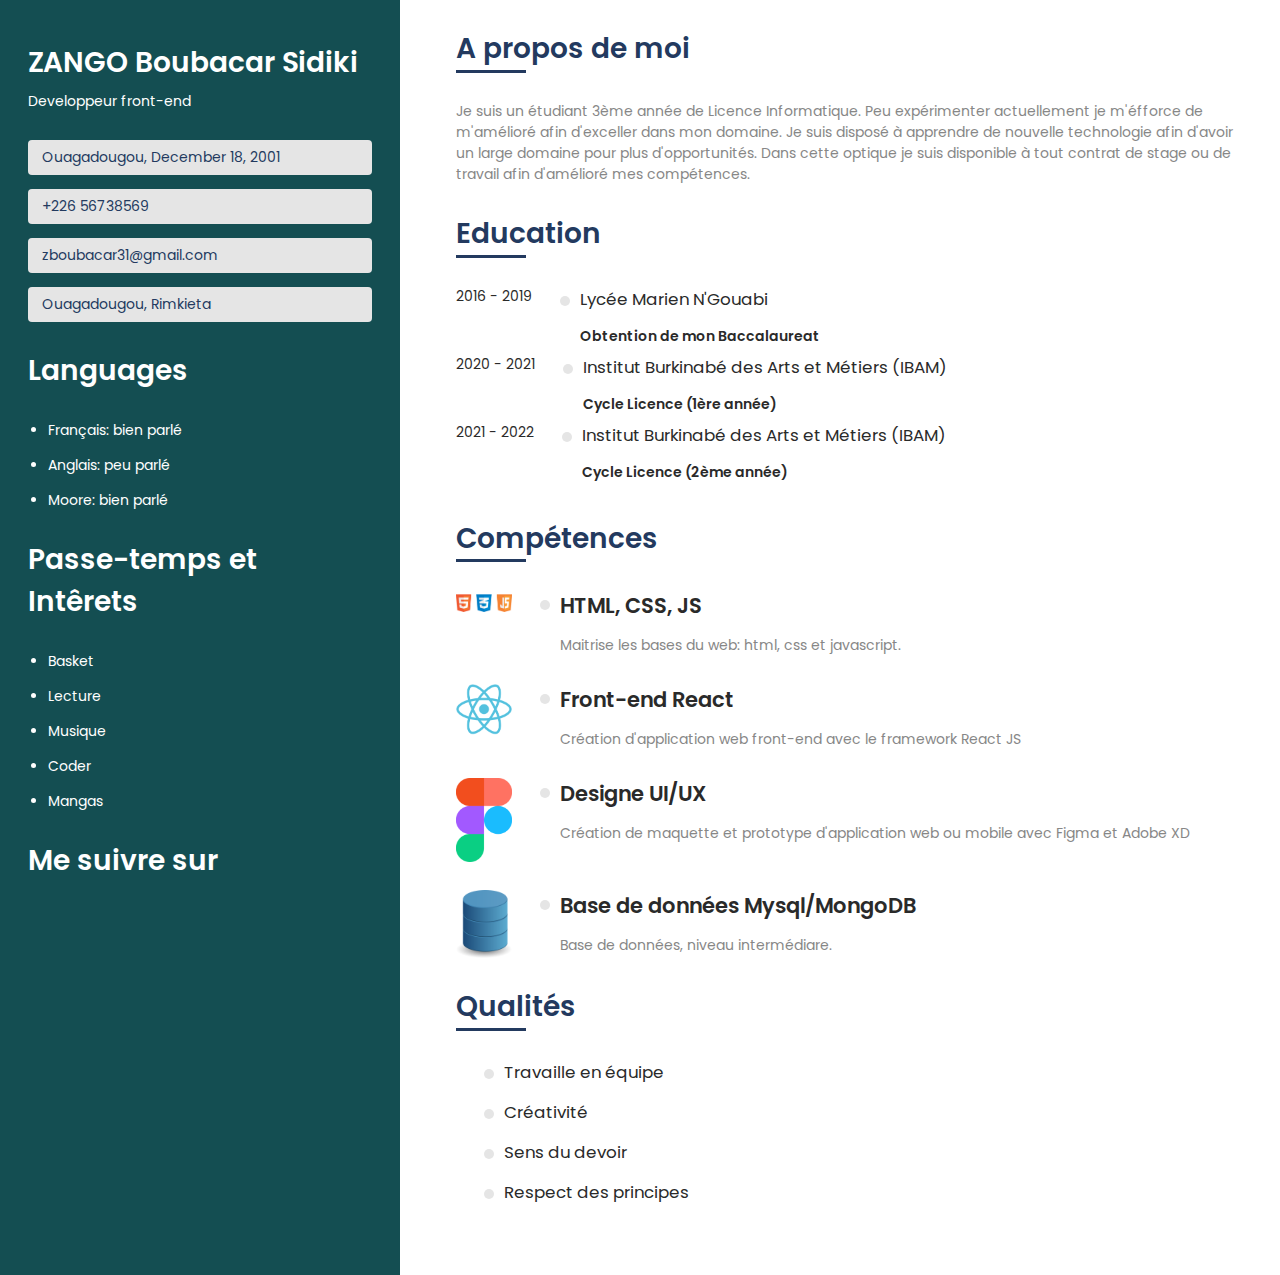
<file: CV/index.html>
<html lang="en">
<head>
    <meta charset="UTF-8">
    <meta http-equiv="X-UA-Compatible" content="IE=edge">
    <meta name="viewport" content="width=device-width, initial-scale=1.0">
    <title>CV bootsrap</title>
    <!-- Font Google -->
    <link rel="preconnect" href="https://fonts.googleapis.com">
    <link rel="preconnect" href="https://fonts.gstatic.com" crossorigin>
    <link href="https://fonts.googleapis.com/css2?family=Poppins:wght@400;600;700&display=swap" rel="stylesheet">
    <!-- Font LineAwesome -->
    <link rel="stylesheet"
        href="https://maxst.icons8.com/vue-static/landings/line-awesome/line-awesome/1.3.0/css/line-awesome.min.css">
    <!-- My Style -->

    <link rel="stylesheet" href="style.css">
</head>
<body>
    <div class="box-cv-wrapper">
        <div class="box-sidebar">
            
            <div class="userinfo">
                <div class="username">ZANGO Boubacar Sidiki</div>
                <div class="post">Developpeur front-end</div>
            </div>
            <div class="contact-info">
                <div class="item">
                    Ouagadougou, December 18, 2001
                </div>
                <div class="item">
                    +226 56738569
                </div>
                <div class="item">
                    zboubacar31@gmail.com
                </div>
                <div class="item">
                    Ouagadougou, Rimkieta
                </div>
            </div>
            <div class="box">
                <div class="main-title">Languages</div>
                <ul class="list">
                    <li>Français: bien parlé</li>
                    <li>Anglais: peu parlé</li>
                    <li>Moore: bien parlé</li>
                </ul>
            </div>
            <div class="box">
                <div class="main-title">Passe-temps et Intêrets</div>
                <ul class="list">
                    <li>Basket</li>
                    <li>Lecture</li>
                    <li>Musique</li>
                    <li>Coder</li>
                    <li>Mangas</li>
                </ul>
            </div>
            <div class="box social">
                <div class="main-title">Me suivre sur</div>
                <div class="social-list">
                    <a href="#">
                        <i class="lab la-linkedin"></i> 
                    </a>
                    <a href="#">
                        <i class="lab la-github"></i> 
                    </a>
                    <a href="#">
                        <i class="lab la-instagram"></i> 
                    </a>
                </div>
            </div>
        </div>
        <div class="box-content">
            <div class="box">
                <div class="main-title">A propos de moi</div>
                <div class="main-desc">
                    Je suis un étudiant 3ème année de Licence Informatique. Peu expérimenter actuellement je m'éfforce de 
                    m'amélioré afin d'exceller dans mon domaine. Je suis disposé à apprendre de nouvelle technologie afin 
                    d'avoir un large domaine pour plus d'opportunités. Dans cette optique je suis disponible à tout contrat de stage
                    ou de travail afin d'amélioré mes compétences.
                </div>
            </div>
            
            <div class="box">
                <div class="main-title">Education</div>
                <div class="flex-box -education">
                    <div class="date">2016 - 2019</div>
                    <div class="content">
                        <div class="pos">Lycée Marien N'Gouabi</div>
                        <div class="name">Obtention de mon Baccalaureat</div>
                    </div>
                </div>
                <div class="flex-box -education">
                    <div class="date">2020 - 2021</div>
                    <div class="content">
                        <div class="pos">Institut Burkinabé des Arts et Métiers (IBAM)</div>
                        <div class="name">Cycle Licence (1ère année)</div>
                    </div>
                </div>
                <div class="flex-box -education">
                    <div class="date">2021 - 2022</div>
                    <div class="content">
                        <div class="pos">Institut Burkinabé des Arts et Métiers (IBAM)</div>
                        <div class="name">Cycle Licence (2ème année)</div>
                    </div>
                </div>
            </div>
            <div class="main-title">Compétences</div>
            <div class="box">
                <div class="flex-box -exp">
                    <div class="logo">
                        <img src="image/web.png" alt="">
                    </div>
                    <div class="content">
                        <div class="name-company">HTML, CSS, JS</div>
                        <div class="pos"></div>
                        <div class="main-desc">
                            Maitrise les bases du web: html, css et javascript. 
                        </div>
                    </div>
                </div>
            </div>
            <div class="box">
                <div class="flex-box -exp">
                    <div class="logo">
                        <img src="image/icon-6.png" alt="">
                    </div>
                    <div class="content">
                        <div class="name-company">Front-end React</div>
                        <div class="main-desc">
                            Création d'application web front-end avec le framework React JS
                        </div>
                    </div>
                </div>
            </div>
            <div class="box">
                <div class="flex-box -exp">
                    <div class="logo">
                        <img src="image/figma.png" alt="">
                    </div>
                    <div class="content">
                        <div class="name-company">Designe UI/UX</div>
                        <div class="main-desc">
                           Création de maquette et prototype d'application web ou mobile avec Figma et Adobe XD
                        </div>
                    </div>
                </div>
            </div>
            <div class="box">
                <div class="flex-box -exp">
                    <div class="logo">
                        <img src="image/base.png" alt="">
                    </div>
                    <div class="content">
                        <div class="name-company">Base de données Mysql/MongoDB</div>
                        <div class="main-desc">
                            Base de données, niveau intermédiare.
                        </div>
                    </div>
                </div>
            </div>

            <div class="box">
                <div class="main-title">Qualités</div>
                <div class="flex-box -education">
                    <div class="content">
                        <div class="pos">Travaille en équipe</div>
                    </div>
                </div>
                <div class="flex-box -education">
                    <div class="content">
                        <div class="pos">Créativité</div>
                    </div>
                </div>
                <div class="flex-box -education">
                    <div class="content">
                        <div class="pos">Sens du devoir</div>
                    </div>
                </div>
                <div class="flex-box -education">
                    <div class="content">
                        <div class="pos">Respect des principes</div>
                    </div>
                </div>
            </div>
    </div>
</body>
</html>
</file>
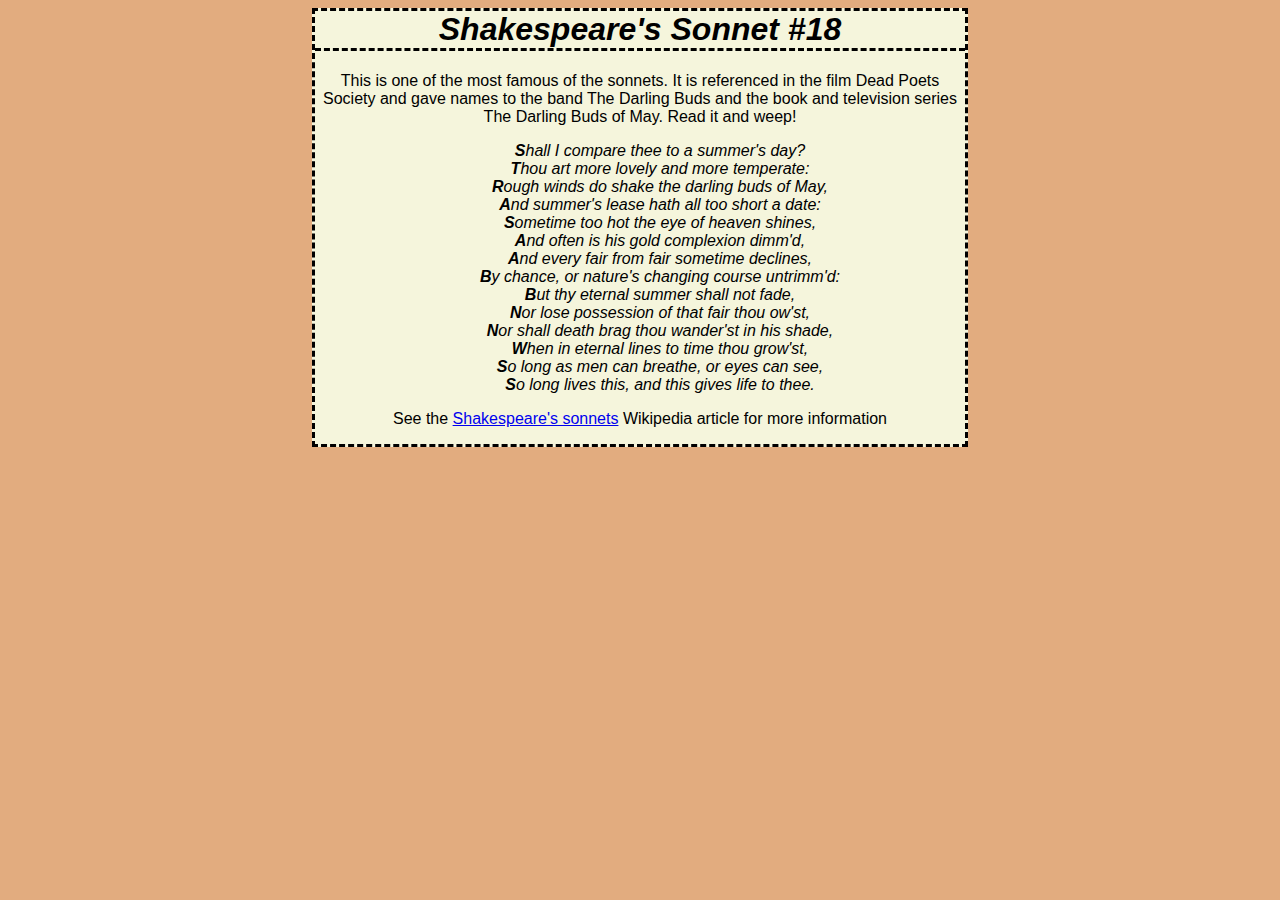
<file: CSS-Basics/Challenge-One-A/index.html>
<!DOCTYPE html>
<html lang="eng">
  <head>
    <title>CSS Challenge</title>
    <link rel="stylesheet" href="style.css">
  </head>
  <body>
    <div id="wrap">
      <h1>Shakespeare's Sonnet #18</h1>
      <p>
         This is one of the most famous of the sonnets. It is referenced
         in the film Dead Poets Society and gave names to the band The
         Darling Buds and the book and television series The Darling Buds
         of May. Read it and weep!
      </p>
      <ul>
        <li><span>S</span>hall I compare thee to a summer's day?</li>
        <li><span>T</span>hou art more lovely and more temperate:</li>
        <li><span>R</span>ough winds do shake the darling buds of May,</li>
        <li><span>A</span>nd summer's lease hath all too short a date:</li>
        <li><span>S</span>ometime too hot the eye of heaven shines,</li>
        <li><span>A</span>nd often is his gold complexion dimm'd,</li>
        <li><span>A</span>nd every fair from fair sometime declines,</li>
        <li><span>B</span>y chance, or nature's changing course untrimm'd:</li>
        <li><span>B</span>ut thy eternal summer shall not fade,</li>
        <li><span>N</span>or lose possession of that fair thou ow'st,</li>
        <li><span>N</span>or shall death brag thou wander'st in his shade,</li>
        <li><span>W</span>hen in eternal lines to time thou grow'st,</li>
        <li><span>S</span>o long as men can breathe, or eyes can see,</li>
        <li><span>S</span>o long lives this, and this gives life to thee.</li>
      </ul>

      <p class="copyright">See the 
      <a href="http://en.wikipedia.org/wiki/Shakespeare%27s_Sonnets">
      Shakespeare's sonnets</a> Wikipedia article for more information
      </p>
    </div>
  </body>
</html>
</file>
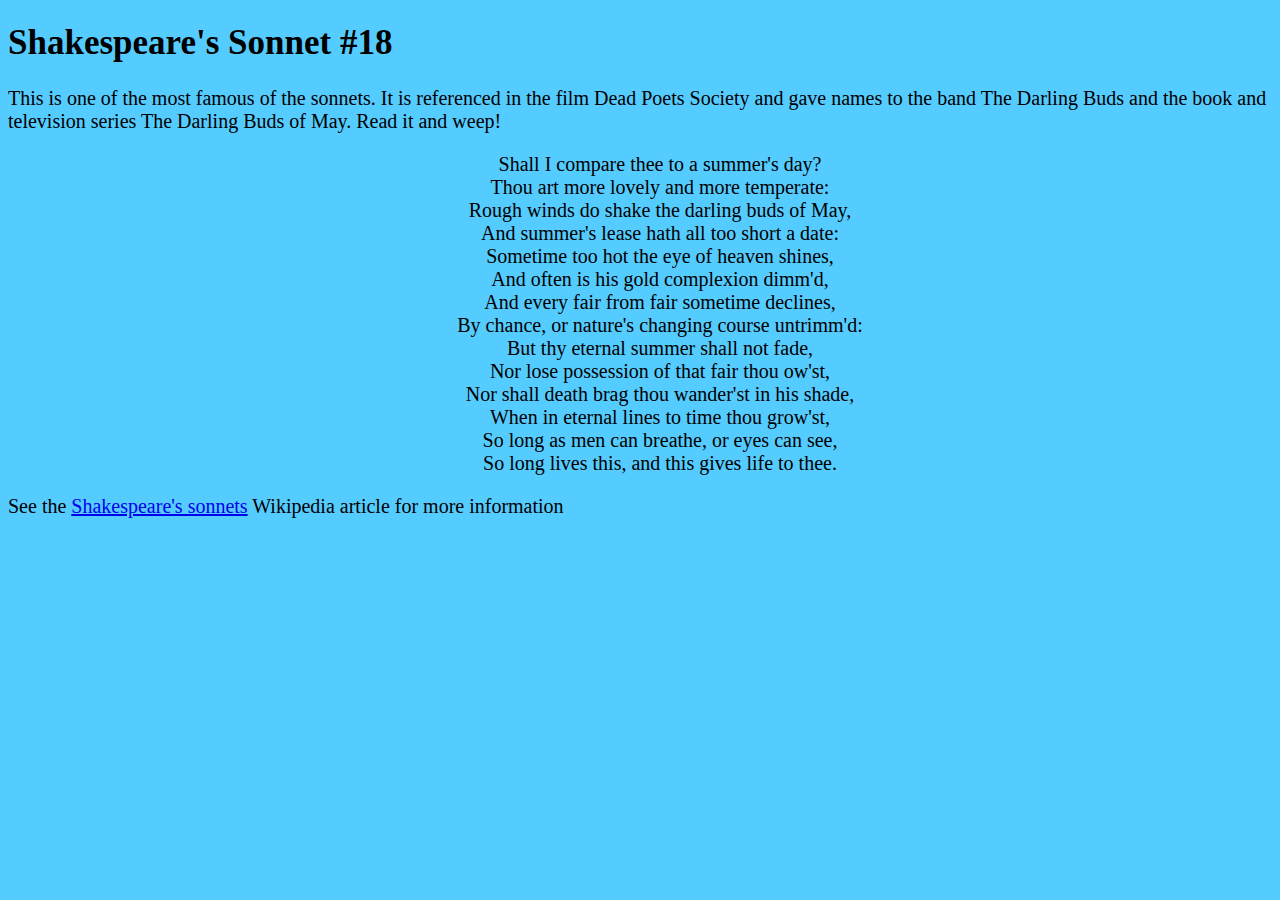
<file: CSS-Basics/Challenge-One/index.html>
<!DOCTYPE html>
<html>
  <head>
    <title>CSS Challenge</title>
    <link rel="stylesheet" href="style.css">
  </head>
  <body>
    <div id="wrap">
      <h1>Shakespeare's Sonnet #18</h1>
      <p>
         This is one of the most famous of the sonnets. It is referenced
         in the film Dead Poets Society and gave names to the band The
         Darling Buds and the book and television series The Darling Buds
         of May. Read it and weep!
      </p>
      <ul>
        <li>Shall I compare thee to a summer's day?</li>
        <li>Thou art more lovely and more temperate:</li>
        <li>Rough winds do shake the darling buds of May,</li>
        <li>And summer's lease hath all too short a date:</li>
        <li>Sometime too hot the eye of heaven shines,</li>
        <li>And often is his gold complexion dimm'd,</li>
        <li>And every fair from fair sometime declines,</li>
        <li>By chance, or nature's changing course untrimm'd:</li>
        <li>But thy eternal summer shall not fade,</li>
        <li>Nor lose possession of that fair thou ow'st,</li>
        <li>Nor shall death brag thou wander'st in his shade,</li>
        <li>When in eternal lines to time thou grow'st,</li>
        <li>So long as men can breathe, or eyes can see,</li>
        <li>So long lives this, and this gives life to thee.</li>
      </ul>

      <p class="copyright">See the 
      <a href="http://en.wikipedia.org/wiki/Shakespeare%27s_Sonnets">
      Shakespeare's sonnets</a> Wikipedia article for more information
      </p>
    </div>
  </body>
</html>
</file>
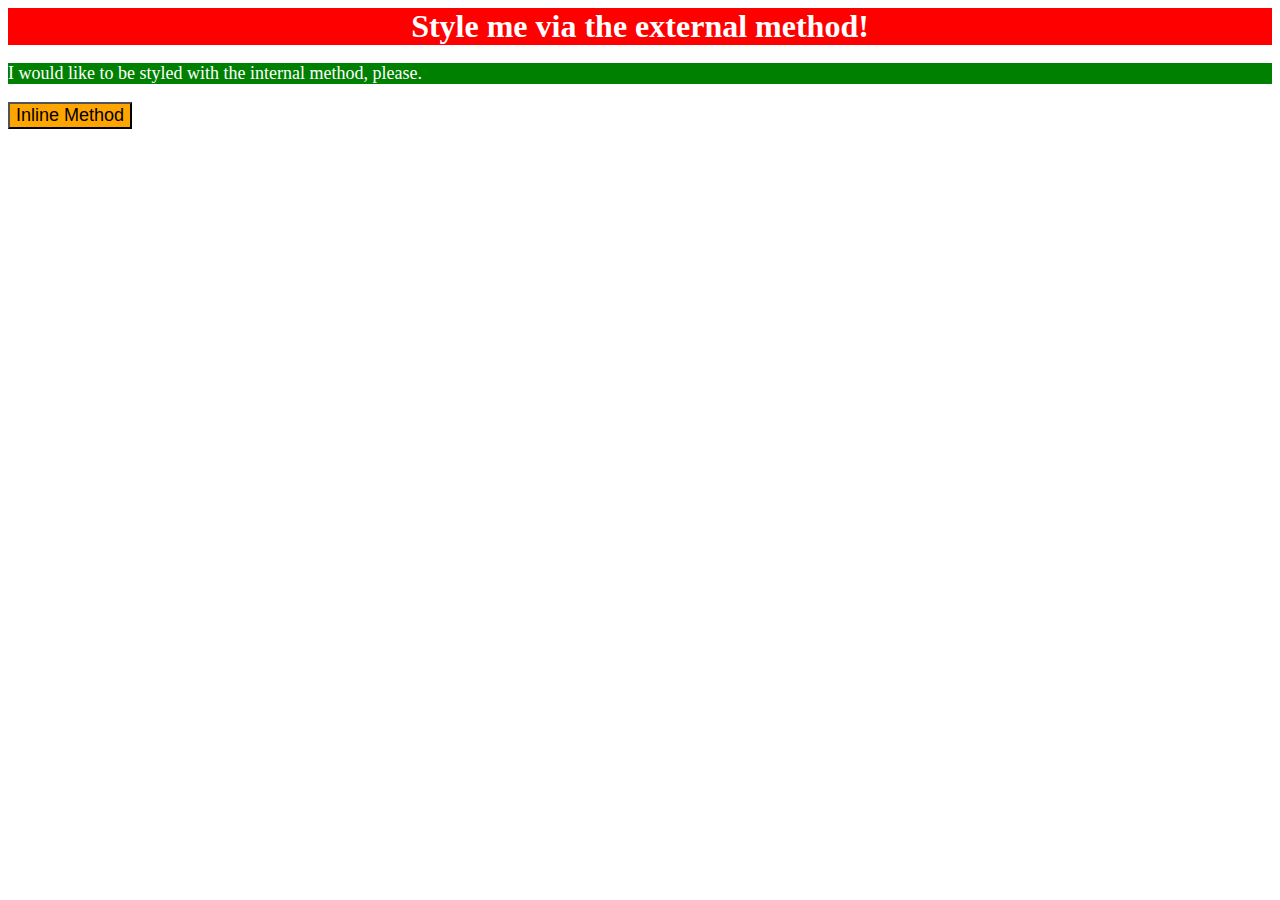
<file: CSS-Basics/Basic-Exercises/Exercise-1/index.html>
<!DOCTYPE html>
<html lang="en">
<head>
  <meta charset="UTF-8">
  <meta http-equiv="X-UA-Compatible" content="IE=edge">
  <meta name="viewport" content="width=device-width, initial-scale=1.0">
  <title>Methods for Adding CSS</title>
  <link rel="stylesheet" href="style.css">

  <style>
    p {
      background-color: green;
      color: white;
      font-size: 18px;
    }
  </style>
</head>
<body>
  <div>Style me via the external method!</div>
  <p>I would like to be styled with the internal method, please.</p>
  <button style="background-color: orange; font-size: 18px;">Inline Method</button>
</body>
</html>
</file>
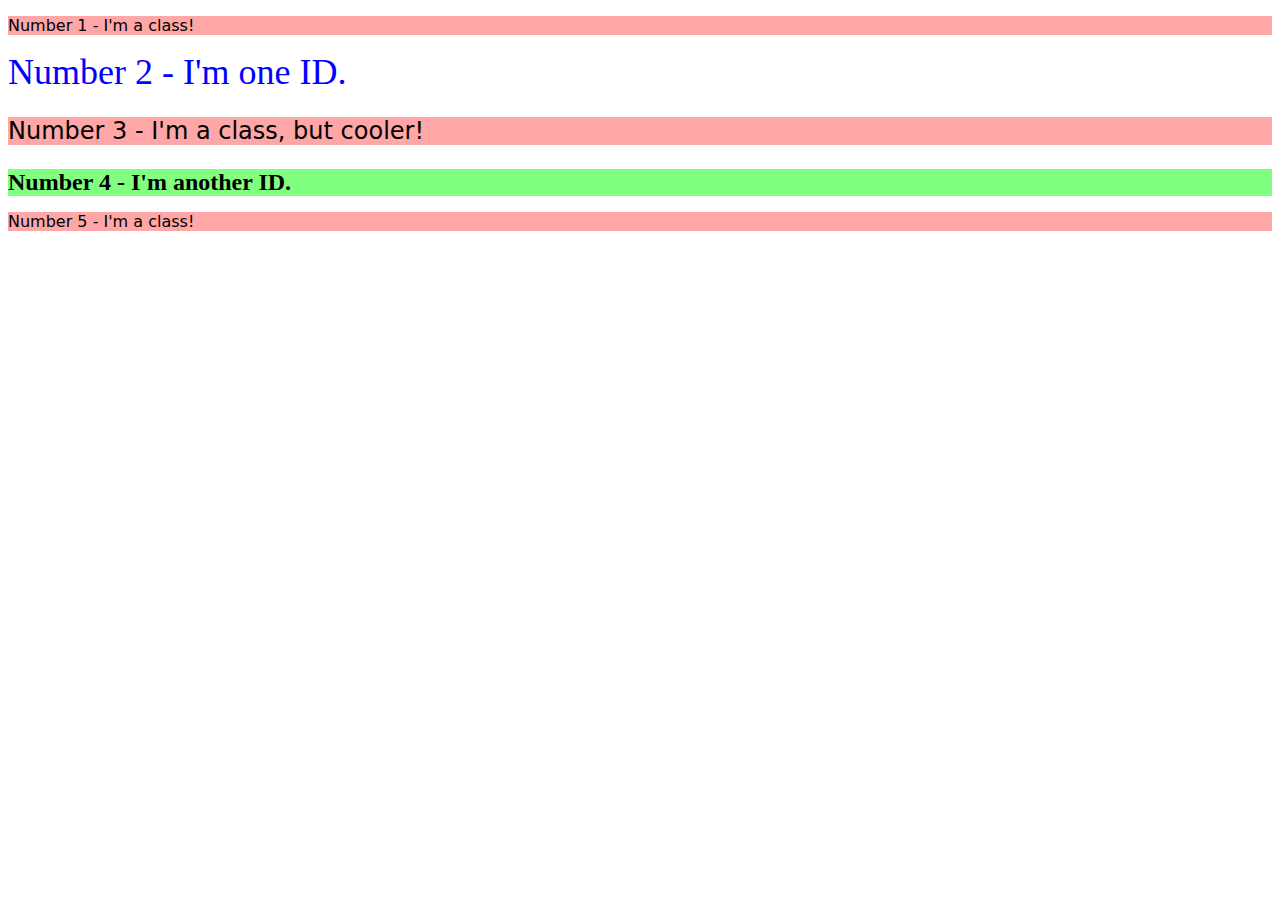
<file: CSS-Basics/Basic-Exercises/Exercise-2/index.html>
<!DOCTYPE html>
<html lang="en">
<head>
  <meta charset="UTF-8">
  <meta http-equiv="X-UA-Compatible" content="IE=edge">
  <meta name="viewport" content="width=device-width, initial-scale=1.0">
  <title>Class and ID Selectors</title>
  <link rel="stylesheet" href="style.css">
</head>
<body>
  <p class="odd">Number 1 - I'm a class!</p>
  <div id="two">Number 2 - I'm one ID.</div>
  <p class="odd oddly-cool">Number 3 - I'm a class, but cooler!</p>
  <div id="four">Number 4 - I'm another ID.</div>
  <p class="odd">Number 5 - I'm a class!</p>
</body>
</html>
</file>
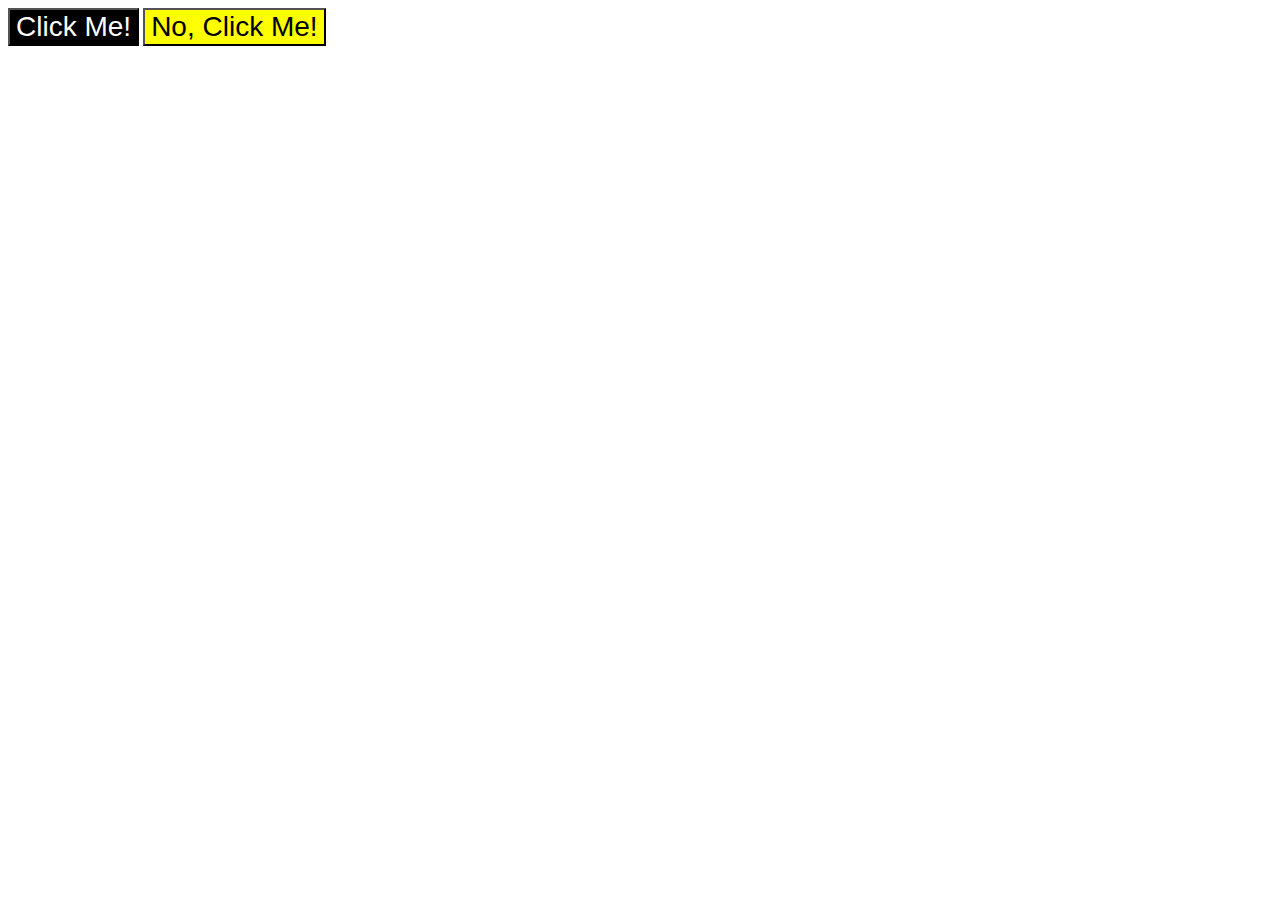
<file: CSS-Basics/Basic-Exercises/Exercise-3/index.html>
<!DOCTYPE html>
<html lang="en">
<head>
  <meta charset="UTF-8">
  <meta http-equiv="X-UA-Compatible" content="IE=edge">
  <meta name="viewport" content="width=device-width, initial-scale=1.0">
  <title>Grouping Selectors</title>
  <link rel="stylesheet" href="style.css">
</head>
<body>
  <button class="inverted">Click Me!</button>
  <button class="fancy">No, Click Me!</button>
</body>
</html>
</file>
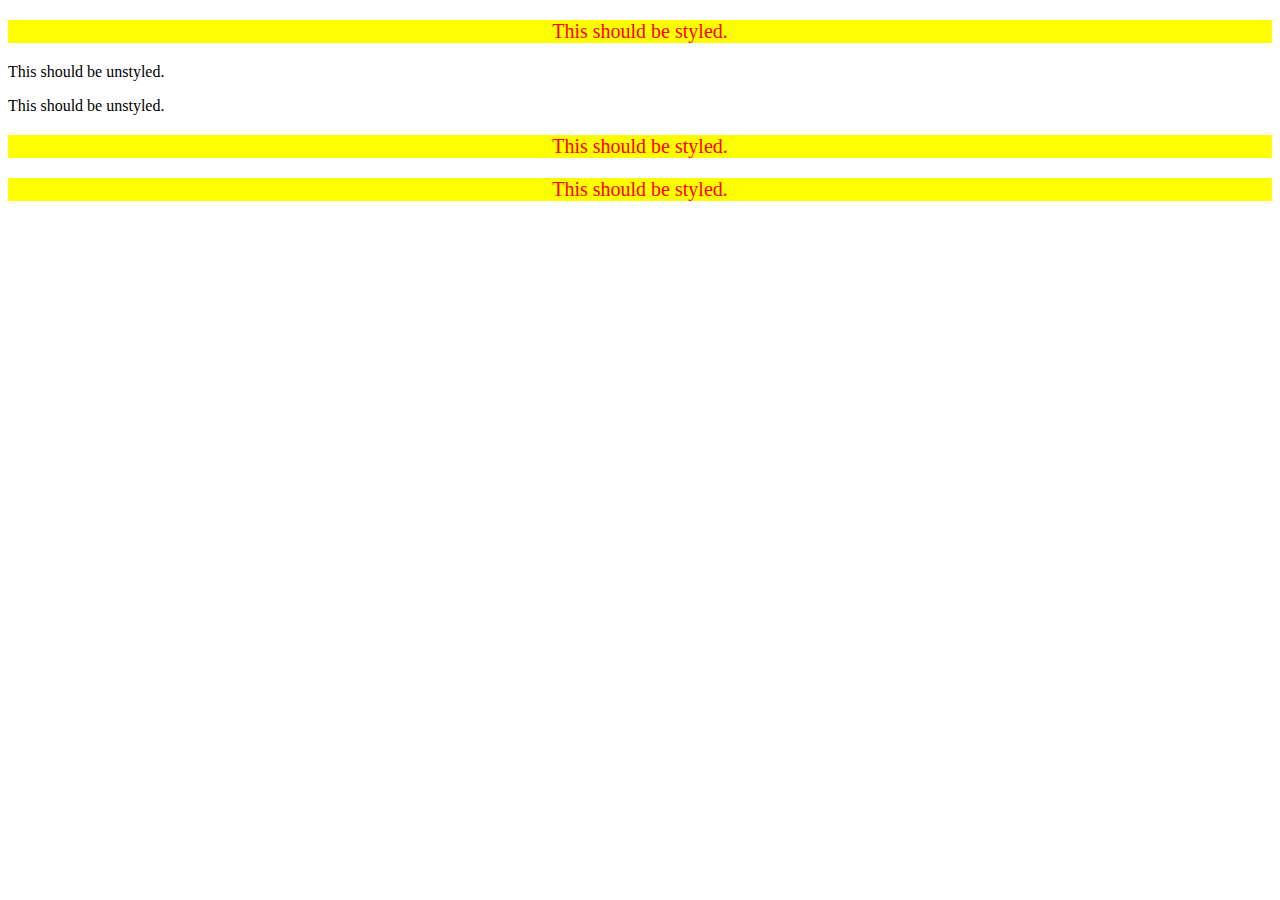
<file: CSS-Basics/Basic-Exercises/Exercise-5/index.html>
<!DOCTYPE html>
<html lang="en">
<head>
  <meta charset="UTF-8">
  <meta http-equiv="X-UA-Compatible" content="IE=edge">
  <meta name="viewport" content="width=device-width, initial-scale=1.0">
  <title>Descendant Combinator</title>
  <link rel="stylesheet" href="style.css">
</head>
<body>
  <div class="container">
    <p class="text">This should be styled.</p>
  </div>
  <p class="text">This should be unstyled.</p>
  <p class="text">This should be unstyled.</p>
  <div class="container">
    <p class="text">This should be styled.</p>
    <p class="text">This should be styled.</p>
  </div>
</body>
</html>
</file>
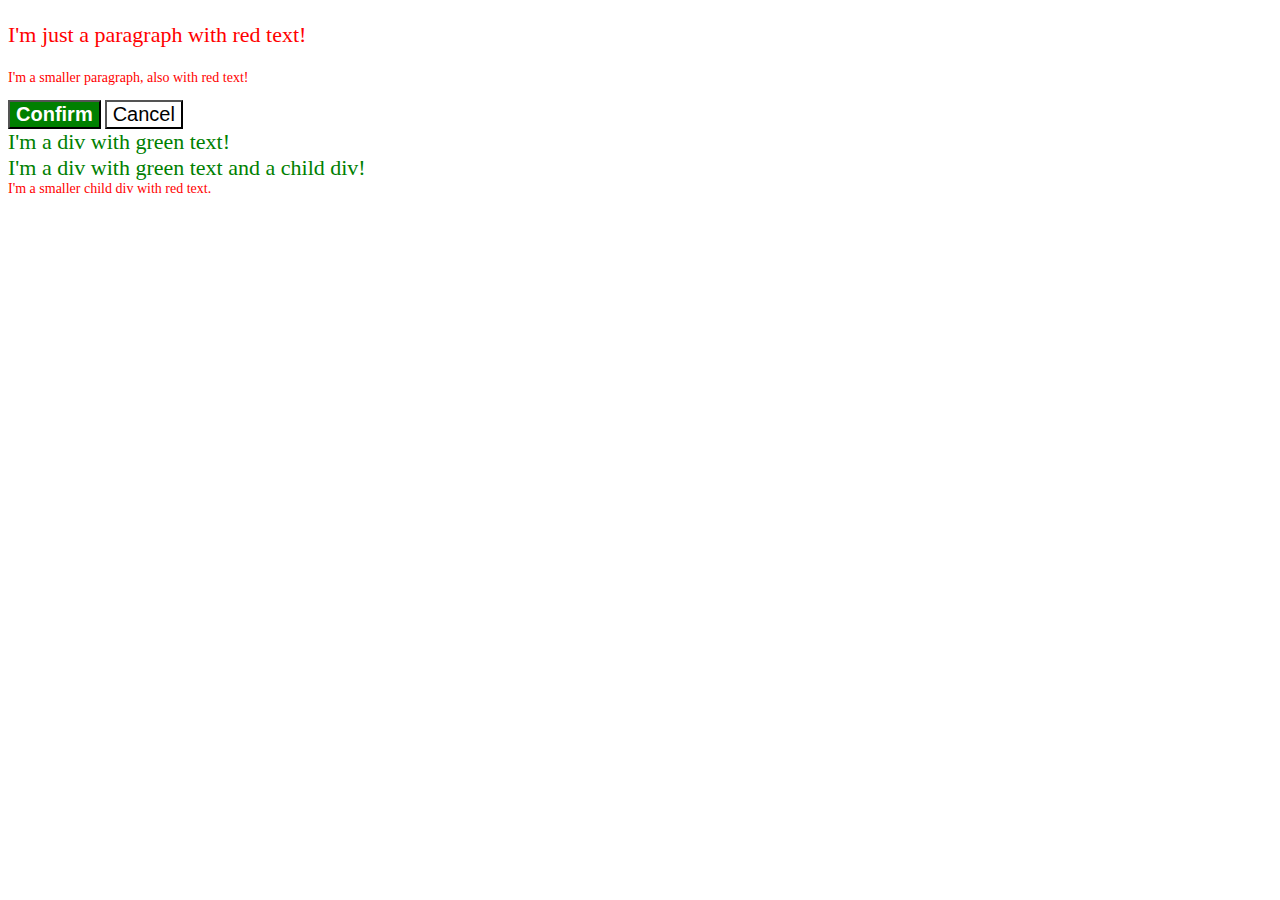
<file: CSS-Basics/Basic-Exercises/Exercise-6/index.html>
<!DOCTYPE html>
<html lang="en">
<head>
  <meta charset="UTF-8">
  <meta http-equiv="X-UA-Compatible" content="IE=edge">
  <meta name="viewport" content="width=device-width, initial-scale=1.0">
  <title>Fix the Cascade</title>
  <link rel="stylesheet" href="style.css">
</head>
<body>
  <p class="para">I'm just a paragraph with red text!</p>
  <p class="para small-para">I'm a smaller paragraph, also with red text!</p>

  <button id="confirm-button" class="button confirm">Confirm</button>
  <button id="cancel-button" class="button cancel">Cancel</button>

  <div class="text">I'm a div with green text!</div>
  <div class="text">I'm a div with green text and a child div!
    <div class="text child">I'm a smaller child div with red text.</div>
  </div>
</body>
</html>
</file>
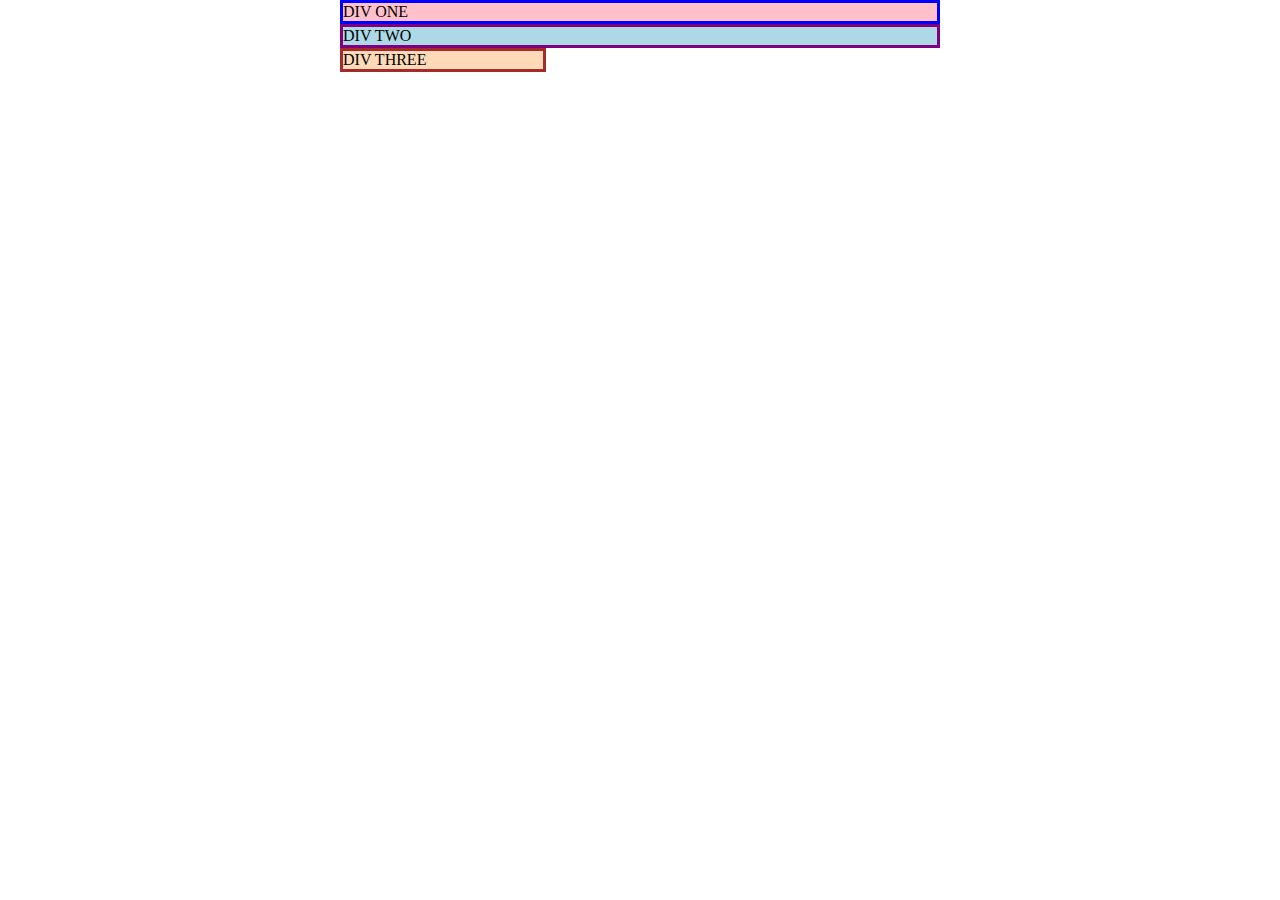
<file: CSS-Basics/Basic-Exercises/Exercise-7/index.html>
<!DOCTYPE html>
<html lang="en">
<head>
  <meta charset="UTF-8">
  <meta http-equiv="X-UA-Compatible" content="IE=edge">
  <meta name="viewport" content="width=device-width, initial-scale=1.0">
  <title>Margin and Padding exercise</title>
  <link rel="stylesheet" href="style.css">
</head>
<body>
  <div class="one">
    DIV ONE
  </div>
  <div class="two">
    DIV TWO
  </div>
  <div class="three">
    DIV THREE
  </div>
</body>
</html>
</file>
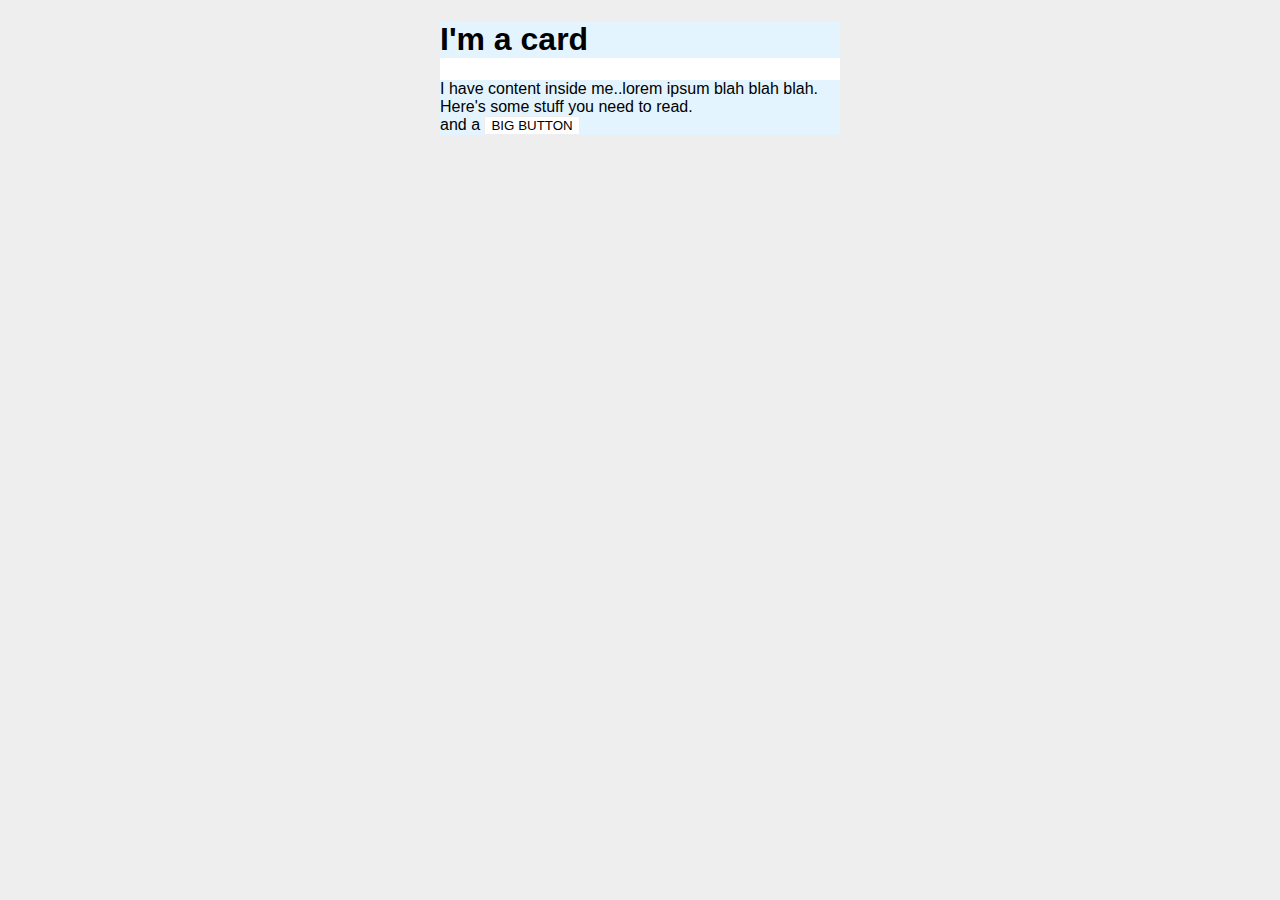
<file: CSS-Basics/Basic-Exercises/Exercise-8/index.html>
<!DOCTYPE html>
<html lang="en">
<head>
  <meta charset="UTF-8">
  <meta http-equiv="X-UA-Compatible" content="IE=edge">
  <meta name="viewport" content="width=device-width, initial-scale=1.0">
  <title>Margin and Padding exercise 2</title>
  <link rel="stylesheet" href="style.css">
</head>
<body>
  <div class="card">
    <h1 class="title">I'm a card</h1>
    <div class="content">I have content inside me..lorem ipsum blah blah blah. Here's some stuff you need to read.</div>
    <div class="button-container">and a 
        <button>BIG BUTTON</button>
    </div>
  </div>
</body>
</html>
</file>
<file: CV/style.css>
/*Var*/
* {
    box-sizing: border-box;
    padding: 0px;
    margin: 0px; }
  
  body, html {
    font-size: 14px;
    color: #2A2A2A;
    font-family: 'Poppins', sans-serif; }
  
  .box-cv-wrapper {
    display: flex;
    min-height: 100%; }
  
  .box-sidebar {
    width: 400px;
    background-color: #144E52;
    color: #fff;
    padding: 3rem 2rem; }
    .box-sidebar .avatar {
      margin-bottom: 2rem; }
      .box-sidebar .avatar img {
        width: 10rem;
        height: 10rem; }
    .box-sidebar .userinfo {
      margin-bottom: 2rem; }
      .box-sidebar .userinfo .username {
        font-weight: 600;
        margin-bottom: 0.5rem;
        font-size: 2rem; }
    .box-sidebar .contact-info {
      margin-bottom: 2rem; }
      .box-sidebar .contact-info .item {
        display: block;
        margin-bottom: 1rem;
        padding: 0.5rem 1rem;
        background-color: #e5e5e5;
        color: #233A5F;
        border-radius: 4px; }
    .box-sidebar .list {
      margin-left: 20px; }
      .box-sidebar .list li {
        margin-bottom: 1rem; }
    .box-sidebar .flex-box.honor {
      margin-bottom: 1rem; }
    .box-sidebar .desc {
      opacity: 0.6; }
    .box-sidebar .social-list {
      text-align: center; }
      .box-sidebar .social-list a {
        display: inline-block;
        margin: 0px 5px;
        font-size: 2rem;
        color: #fff;
        cursor: pointer;
        text-decoration: none;
        transition: transform 0.3s ease; }
        .box-sidebar .social-list a:hover {
          transition: transform 0.3s ease;
          transform: scale(1.1); }
  
  .box-content {
    margin-left: 2rem;
    flex: 1;
    padding: 2rem; }
    .box-content .main-title {
      position: relative;
      color: #233A5F;
      padding-bottom: 0.2rem; }
      .box-content .main-title:before {
        width: 70px;
        content: "";
        height: 3px;
        position: absolute;
        bottom: 0px;
        background-color: #233A5F; }
  
  .main-title {
    font-size: 2rem;
    margin-bottom: 2rem;
    font-weight: 600; }
  
  .main-desc {
    color: #878787; }
  
  .box {
    margin-bottom: 2rem; }
  
  .flex-box {
    display: flex;
    justify-content: space-between; }
    .flex-box .date {
      white-space: nowrap; }
    .flex-box .content {
      flex: 1;
      margin-left: 2rem;
      padding-left: 20px;
      position: relative; }
      .flex-box .content:before {
        content: "";
        width: 10px;
        height: 10px;
        border-radius: 50%;
        position: absolute;
        top: 10px;
        left: 0px;
        background-color: #e5e5e5; }
    .flex-box .name {
      margin: 0.5rem 0px;
      font-weight: 600; }
    .flex-box .logo {
      width: 4rem; }
      .flex-box .logo img {
        width: 100%; }
    .flex-box .name-company {
      font-size: 1.5rem;
      font-weight: 600;
      margin-bottom: 1rem; }
    .flex-box .pos {
      margin-bottom: 1rem; }
    .flex-box.-education .pos {
      font-size: 1.2rem; }
  
  /*Responsive*/
  @media (max-width: 991px) {
    .box-sidebar {
      width: 320px; } }
  
  @media (max-width: 768px) {
    .box-cv-wrapper {
      display: block; }
    .box-sidebar {
      width: 100%; }
    .box-content {
      margin-left: 0px; } }
  
  @media (max-width: 420px) {
    .flex-box {
      display: block; }
    .flex-box .content {
      margin-left: 0px;
      margin-top: 1rem; }
    .box-content .box {
      padding-bottom: 2rem;
      border-bottom: 1px solid #e0e0e0; } }
</file>
<file: CSS-Basics/Challenge-One-A/style.css>
body {
    text-align: center;
    font-family: gotham-rounded, "helvetica neue", Arial, Helvetica, sans-serif;
    font-style: italic;
    background-color: #E2AC7F;
    
}

p {
    font-style: normal;
}

ul li{
    list-style: none;
}

span {
    text-transform: uppercase;
    font-weight: bold;
    list-style: none;
}

div {
    width: 650px;
    margin-left: auto;
    margin-right: auto;
    border: 3px dashed black;
    background-color: #F5F5DC;
}



h1 {
    margin-top: 0px;
    border-bottom: 3px dashed black;
}

@media only screen and (min-width: 500px) {
    #wrap div {
      grid-template-columns: 20% auto;
      grid-template-areas: "header   header" "sidebar  content" "sidebar2 sidebar2" "footer   footer";
    }
  }
  @media only screen and (min-width: 600px) {
    #wrap div {
      grid-gap: 20px;
      grid-template-columns: 120px auto 120px;
      grid-template-areas: "header  header  header" "sidebar content sidebar2" "footer  footer  footer";
      max-width: 600px;
    }
  }
</file>
<file: CSS-Basics/Challenge-One/style.css>
* {
    background-color: #55CCFF;
    font-size: 20px;
}
h1 {
    font-size: 35px;
}

ul, li {
    list-style: none;
    font-size: 20px;
}
ul {
    text-align: center;
    text-transform: none;
}
span {
    
    font-size: 35px;
    text-transform: uppercase;
}
</file>
<file: CSS-Basics/Basic-Exercises/Exercise-1/style.css>
div {
    background-color: red;
    color: white;
    font-size: 32px;
    text-align: center;
    font-weight: bold;
  }
</file>
<file: CSS-Basics/Basic-Exercises/Exercise-2/style.css>
.odd {
    background-color: rgb(255, 167, 167);
    font-family: Verdana, DejaVu Sans, sans-serif;
  }
  
  .oddly-cool {
    font-size: 24px;
  }
  
  #two {
    color: #0000ff;
    font-size: 36px;
  }
  
  #four {
    background-color: hsl(120, 100%, 75%);
    font-size: 24px;
    font-weight: bold;
  }
</file>
<file: CSS-Basics/Basic-Exercises/Exercise-3/style.css>
.inverted,
.fancy {
  font-family: Helvetica, "Times New Roman", sans-serif;
  font-size: 28px;
}

.inverted {
  background-color: black;
  color: white;
}

.fancy {
  background-color: yellow;
}
</file>
<file: CSS-Basics/Basic-Exercises/Exercise-5/style.css>
.container .text {
    background-color: yellow;
    color: red;
    font-size: 20px;
    text-align: center;
  }
</file>
<file: CSS-Basics/Basic-Exercises/Exercise-6/style.css>
.para,
.small-para {
  color: hsl(0, 100%, 50%);
}

.para {
  font-size: 22px;
}

.button {
  background-color: rgb(255, 255, 255);
  color: rgb(0, 0, 0);
  font-size: 20px;
}

div.text {
  color: green;
  font-size: 22px;
}


.small-para {
  font-size: 14px;
}

#confirm-button {
  background: green;
  color: white;
  font-weight: bold;
}

div .child {
  color: red;
  font-size: 14px;
}
</file>
<file: CSS-Basics/Basic-Exercises/Exercise-7/style.css>
body {
    max-width: 600px;
    margin: 0 auto;
  }
  
  .one {
    background: pink;
    border: 3px solid blue;
    /* CHANGE ME */
    padding: 0px;
    margin: 0px;
  }
  
  .two {
    background: lightblue;
    border: 3px solid purple;
    /* CHANGE ME */
    margin-bottom: 0px;
  }
  
  .three {
    background: peachpuff;
    border: 3px solid brown;
    width: 200px;
    /* CHANGE ME */
    padding: 0px;
    margin-left: 0px;
  }
</file>
<file: CSS-Basics/Basic-Exercises/Exercise-8/style.css>
body {
    background: #eee;
    font-family: sans-serif;
  }
  
  .card {
    width: 400px;
    background: #fff;
    margin: 16px auto;
  }
  
  .title {
    background: #e3f4ff;
  }
  
  .content {
    background: #e3f4ff;
  }
  
  .button-container {
    background: #e3f4ff;
  }
  
  button {
    background: white;
    border: 1px solid #eee;
  }
</file>
